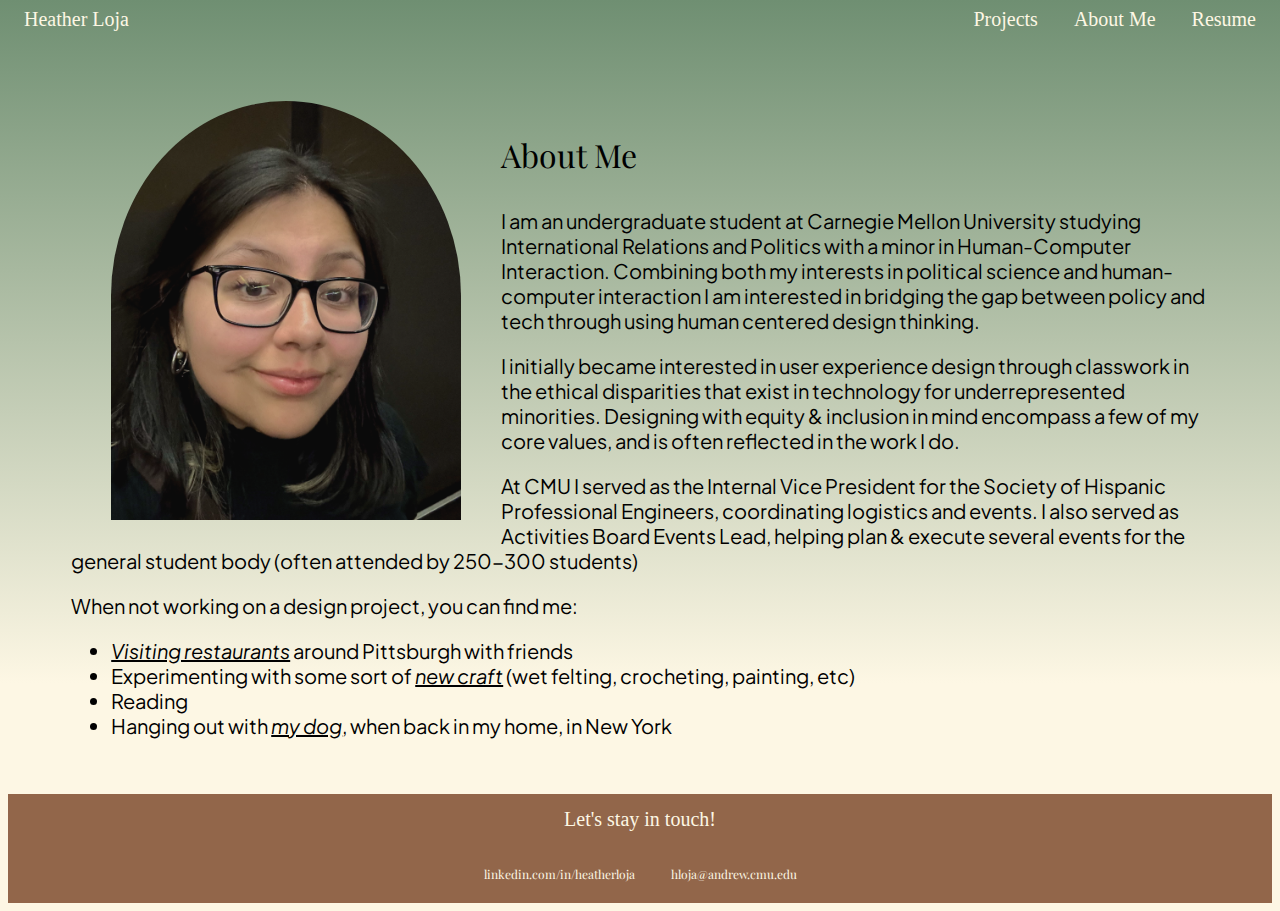
<file: Aboutme.html>
<!DOCTYPE html>
<html lang="en">

<head>
    <title>ABout Me</title>
    <meta charset="UTF-8">
    <link rel="stylesheet" href= "style.css"/>
    <link rel="stylesheet" href="https://fonts.googleapis.com/css?family=Playfair+Display:italic,medium|Plus+Jakarta+Sans:italic,medium">
</head>

<body>
    <script src="https://cdn.jsdelivr.net/npm/gsap@3.12.5/dist/gsap.min.js"></script>
    <div class="topnav">
        <a href="Index.html" class="logo">Heather Loja</a>
        <div class="topnav-right">
            <a href="Index.html" class="nav-link">Projects</a>
            <!--<a href="#skills" class="nav-link">Skills</a>-->
            <a href="Aboutme.html" class="nav-link">About Me</a>
            <a href="https://drive.google.com/file/d/1gURxRuuWnsv0FwLOKYTN2_T5CCuxFCiz/view?usp=sharing" class="nav-link">Resume</a>
        </div>
    </div>

    <section class="aboutme">
        <div class="aboutme-box">
            <img src="/assets/aboutme.png" alt="image of myself">
            <div class="aboutme-text">
                <p id="aboutme-title">
                    About Me
                </p>
                <p>
                    I am an undergraduate student at Carnegie Mellon University studying International Relations and Politics with a minor in Human-Computer Interaction. Combining both my interests in political science and human-computer interaction I am interested in bridging the gap between policy and tech through using human centered design thinking.
                </p>
                <p>
                    I initially became interested in user experience design through classwork in the ethical disparities that exist in technology for underrepresented minorities. Designing with equity & inclusion in mind encompass a few of my core values, and is often reflected in the work I do.
                </p>
                <p>
                    At CMU I served as the Internal Vice President for the Society of Hispanic Professional Engineers, coordinating logistics and events. I also served as Activities Board Events Lead, helping plan & execute several events for the general student body (often attended by 250-300 students)
                </p>
                <p>When not working on a design project, you can find me:</p>
                <ul>
                    <li><i>Visiting restaurants</i> around Pittsburgh with friends</li>
                    <li>Experimenting with some sort of <i>new craft</i> (wet felting, crocheting, painting, etc)</li>
                    <li>Reading</li>
                    <li>Hanging out with <i>my dog</i>, when back in my home, in New York</li>
                </ul>
            </div>
        </div>
    </section>

    <footer>
        <p>Let's stay in touch!</p>
        <a href="www.linkedin.com/in/heatherloja">linkedin.com/in/heatherloja</a>
        <a href="mailto:hloja@andrew.cmu.edu">hloja@andrew.cmu.edu</a>
    </footer>

</body>
</file>
<file: style.css>
/* Naigation Bar/no bar */
.topnav a {
    color: #FDF7E4;
    text-align: center;
    padding: 14px 16px;
    text-decoration: none;
    font-size: 20px;
}

.topnav a:hover {
    background-color: #FDF7E4;
    color: #6F8F72;
}

.topnav-right{
    float: right;
}

body{
    background: rgb(253,247,228);
    background: linear-gradient(0deg, rgba(253,247,228,1) 25%, rgba(111,143,114,1) 100%);
    background-repeat: no-repeat;
}

html {
    scroll-behavior: smooth;
}

/* Footer */
footer {
    width: 100%;
    text-align: center;
    padding-bottom: 20px;
    background-color: #92664A;
    color: #FDF7E4;
}

footer p{
    color: #FDF7E4;
    text-align: center;
    padding: 14px 16px;
    text-decoration: none;
    font-size: 20px;
}

footer a{
    color: #FDF7E4;
    text-align: center;
    padding: 14px 16px;
    text-decoration: none;
    font-size: 12px;
    font-family: 'Playfair Display';
}

/* Introduction Portion */

.introduction{
    width: 90%;
    margin-left: auto;
    margin-right: auto;
    margin-top: 120px;
    margin-bottom: 0px;
    padding-bottom: 100px;
}

#title{
    color: #FDF7E4;
    font-family: 'Playfair Display';
    font-weight: medium;
    font-size: 96px;
}

#title-text{
    font-family: 'Plus Jakarta Sans';
    font-weight: medium;
    font-size: 32px;
}

#title-text i{
    text-decoration: underline;
}

.introduction span{
    font-size: 100px;
    color: #000;;
    text-align:center;
    width:200px;
}

.subtitle{
    font-family: 'Playfair Display';
    font-size: 32px;
    width: 90%;
    margin-left: auto;
    margin-right: auto;

}


/* Project Cards */

.card-row1 {
    display: grid;
    max-width: 1200px;
    margin-inline: auto;
    padding-inline: 24px;
    grid-template-columns: repeat(auto-fill, minmax(320px, 1fr));
    gap: 24px;
}


.card {
    /* Add shadows to create the "card" effect */
    box-shadow: 0 4px 8px 0 rgba(0,0,0,0.2);
    transition: 0.3s;
    width: 350px;
    height: 500px;
    border-radius: 300px 300px 0 0;
}
  
  /* On mouse-over, add a deeper shadow */
.card:hover {
    box-shadow: 0 8px 16px 0 rgba(0,0,0,0.2);
}
  
  /* Add some padding inside the card container */
.container {
    padding: 2px 16px;
}

.card img{
    width: 350px;
    height: 330px;
    border-radius: 300px 300px 0 0;
}


/* Skills */

/* About Me */
.aboutme p, li{
    font-family: 'Plus Jakarta Sans';
    font-size: 20px;
}

.aboutme-box img{
    float: left;
    width: 350px;
    padding: 20px 40px;
    border-radius: 300px 300px 0 0;
}

.aboutme-box{
    width: 90%;
    margin-left: auto;
    margin-right: auto;
    padding-top: 50px;
}

.aboutme-text{
    padding-top: 20px;
    padding-bottom: 20px;
}

.aboutme-text i{
    text-decoration: underline;
}

#aboutme-title{
    font-family: 'Playfair Display';
    font-size: 32px;
}
</file>
